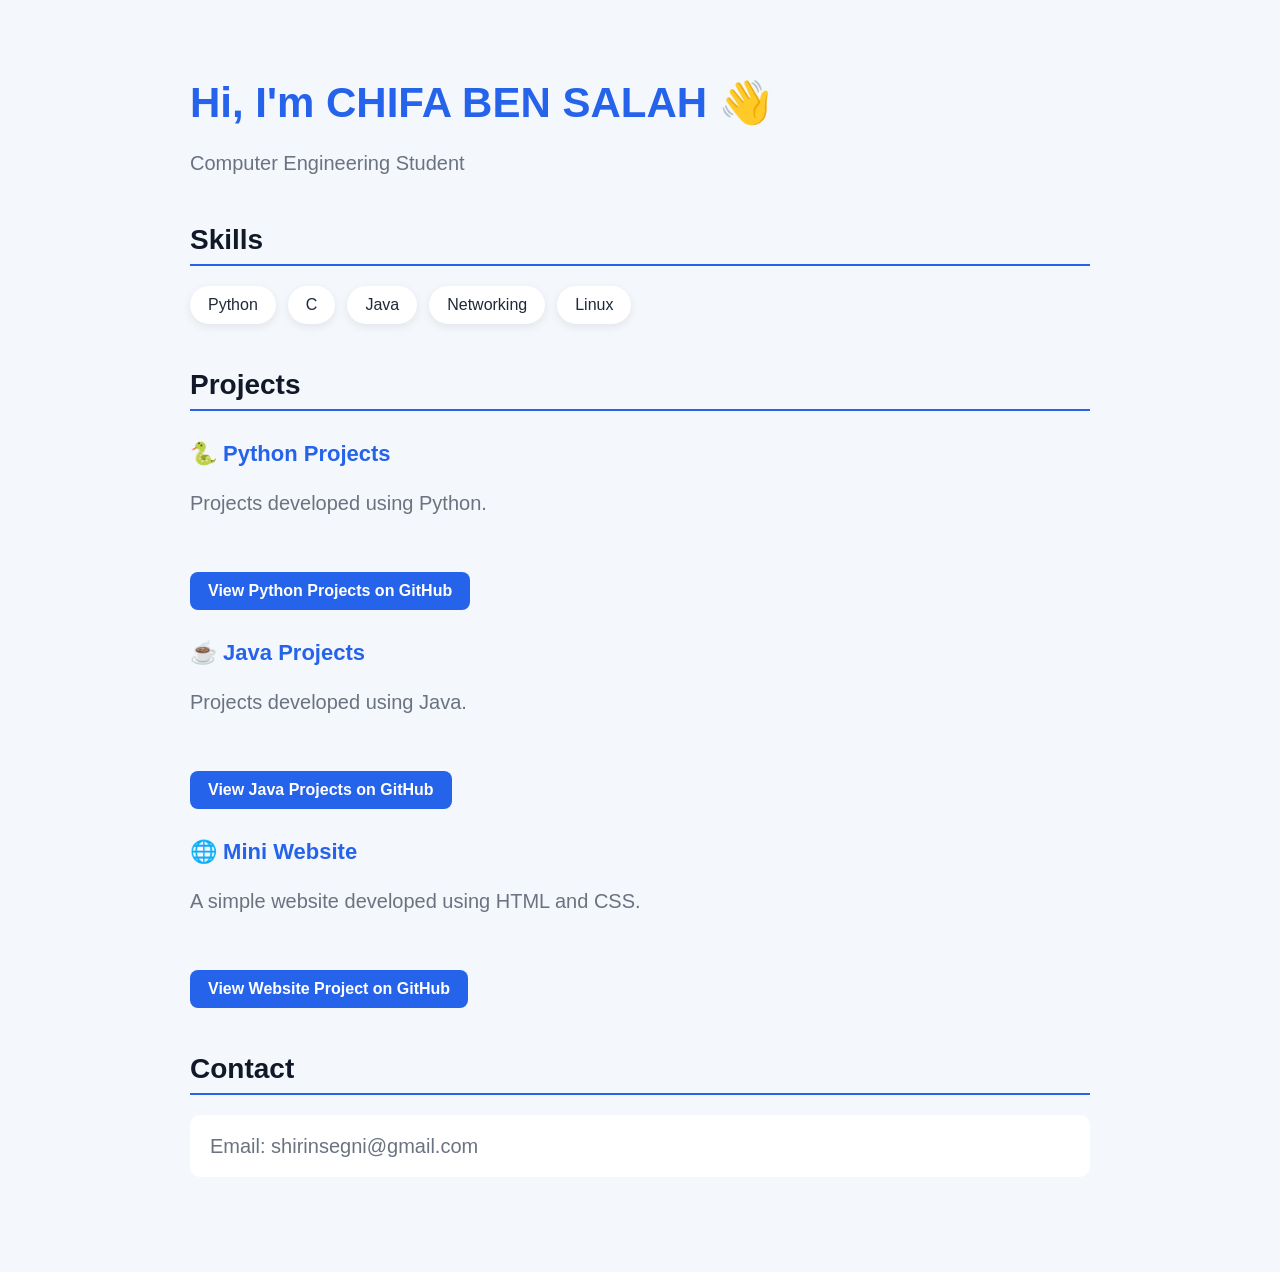
<file: index.html>
<!DOCTYPE html>
<html>
<head>
    <title>CHIFA BEN SALAH | Computer Engineering Student</title>

    <meta name="description" content="CHIFA BEN SALAH - Computer Engineering student. Portfolio featuring Python, C, Java, networking and Linux projects.">

    <meta name="author" content="CHIFA BEN SALAH">

    <link rel="stylesheet" href="style.css">
</head>

<body>

<h1>Hi, I'm CHIFA BEN SALAH 👋</h1>

<p>Computer Engineering Student</p>

<h2>Skills</h2>

<ul>
    <li>Python</li>
    <li>C</li>
    <li>Java</li>
    <li>Networking</li>
    <li>Linux</li>
</ul>

<h2>Projects</h2>

<h3>🐍 Python Projects</h3>
<p>Projects developed using Python.</p>

<a href="https://github.com/shirinsegni/python" target="_blank">
    View Python Projects on GitHub
</a>

<h3>☕ Java Projects</h3>
<p>Projects developed using Java.</p>

<a href="https://github.com/shirinsegni/java" target="_blank">
    View Java Projects on GitHub
</a>

<h3>🌐 Mini Website</h3>
<p>A simple website developed using HTML and CSS.</p>

<a href="https://github.com/shirinsegni/Portfolio" target="_blank">
    View Website Project on GitHub
</a>

<h2>Contact</h2>

<p>Email: shirinsegni@gmail.com</p>

</body>
</html>
</file>
<file: style.css>
/* General */
body {
    font-family: Arial, sans-serif;
    background: #f4f7fb;
    color: #1f2937;
    margin: 0;
    padding: 50px;
    max-width: 900px;
    margin-left: auto;
    margin-right: auto;
}

/* Main title */
h1 {
    color: #2563eb;
    font-size: 42px;
    margin-bottom: 10px;
}

/* Subtitle */
body > p {
    font-size: 20px;
    color: #6b7280;
    margin-bottom: 45px;
}

/* Section titles */
h2 {
    color: #111827;
    font-size: 28px;
    margin-top: 45px;
    margin-bottom: 20px;
    border-bottom: 2px solid #2563eb;
    padding-bottom: 8px;
}

/* Skills */
ul {
    display: flex;
    flex-wrap: wrap;
    gap: 12px;
    padding: 0;
    list-style: none;
}

li {
    background: white;
    padding: 10px 18px;
    border-radius: 20px;
    font-size: 16px;
    box-shadow: 0 3px 10px rgba(0, 0, 0, 0.08);
}

/* Projects */
h3 {
    font-size: 22px;
    color: #2563eb;
    margin-top: 30px;
    margin-bottom: 8px;
}

p {
    font-size: 17px;
    line-height: 1.6;
}

/* GitHub buttons */
a {
    display: inline-block;
    margin-top: 8px;
    padding: 10px 18px;
    background: #2563eb;
    color: white;
    text-decoration: none;
    border-radius: 8px;
    font-weight: bold;
    transition: 0.3s;
}

a:hover {
    background: #1d4ed8;
    transform: translateY(-2px);
}

/* Contact */
h2:last-of-type + p {
    background: white;
    padding: 15px 20px;
    border-radius: 10px;
}

/* Mobile */
@media (max-width: 600px) {
    body {
        padding: 25px;
    }

    h1 {
        font-size: 32px;
    }

    h2 {
        font-size: 24px;
    }

    body > p {
        font-size: 18px;
    }
}
</file>
